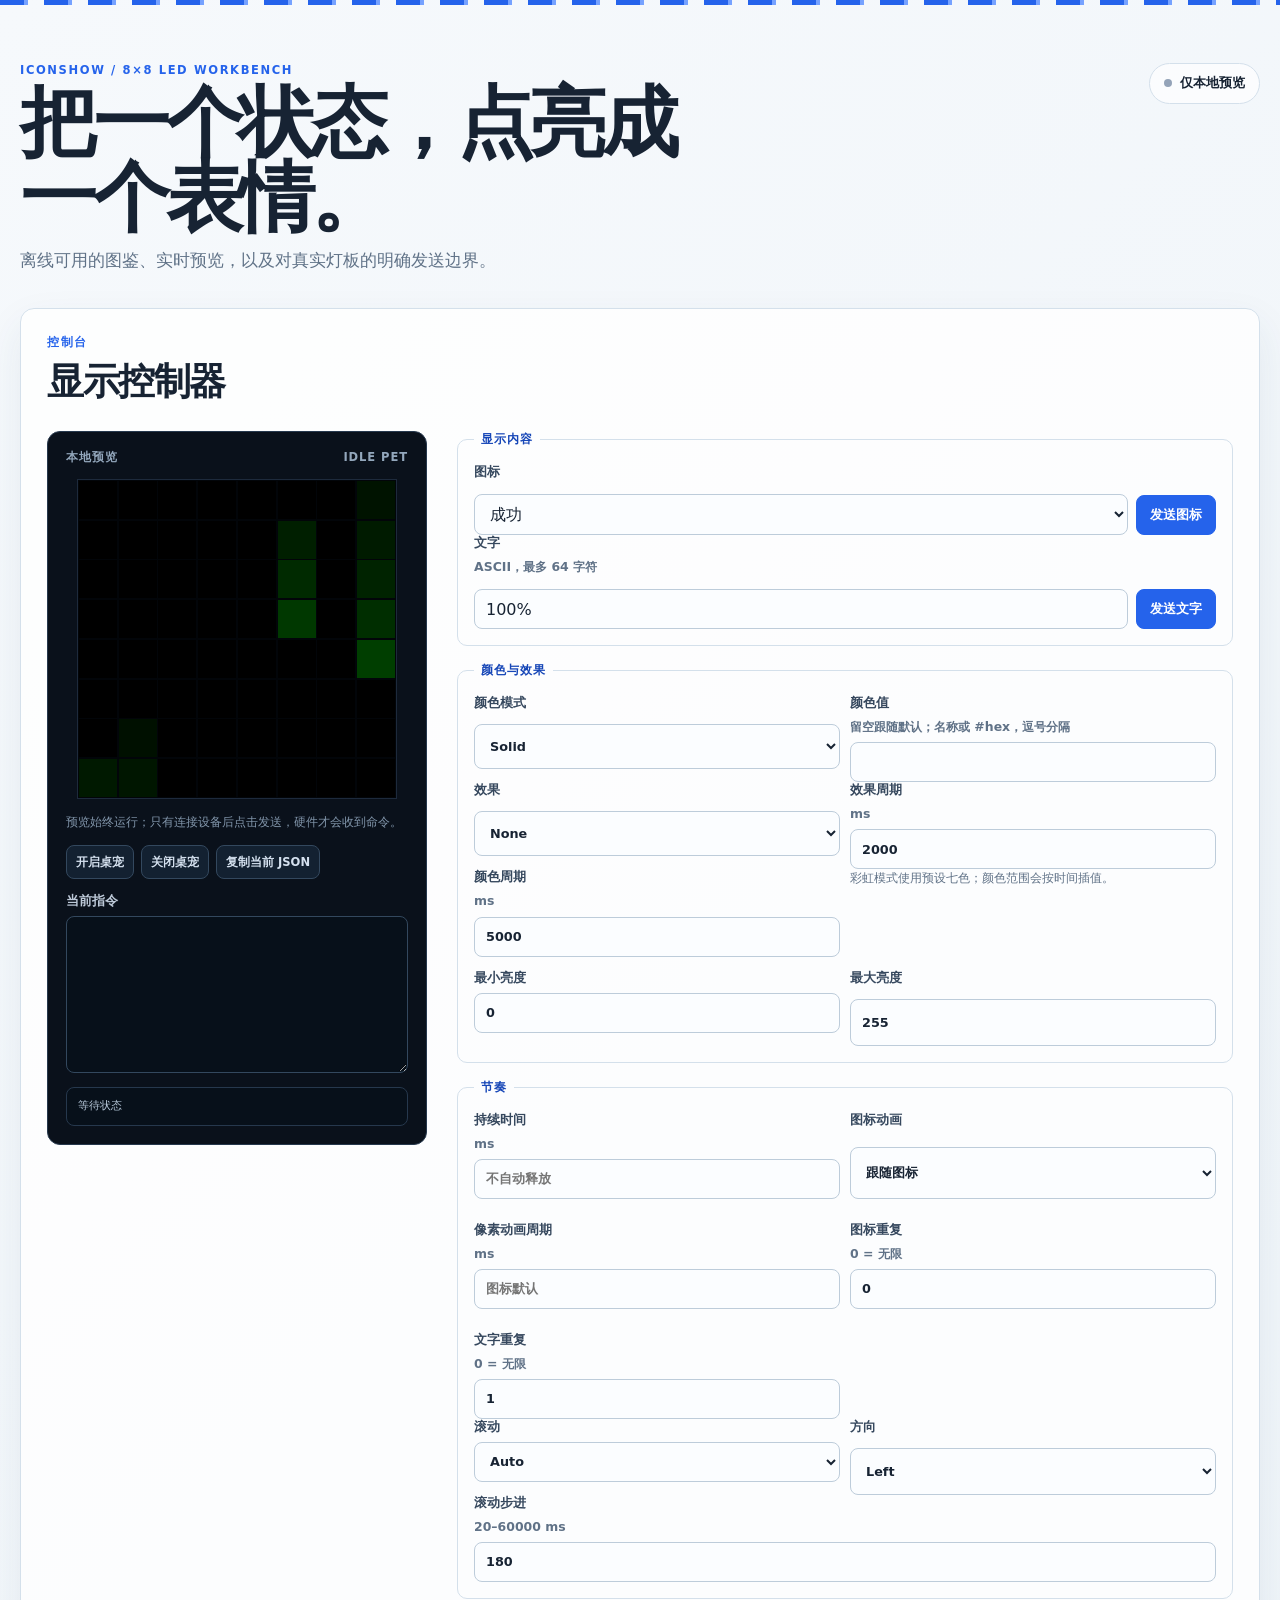
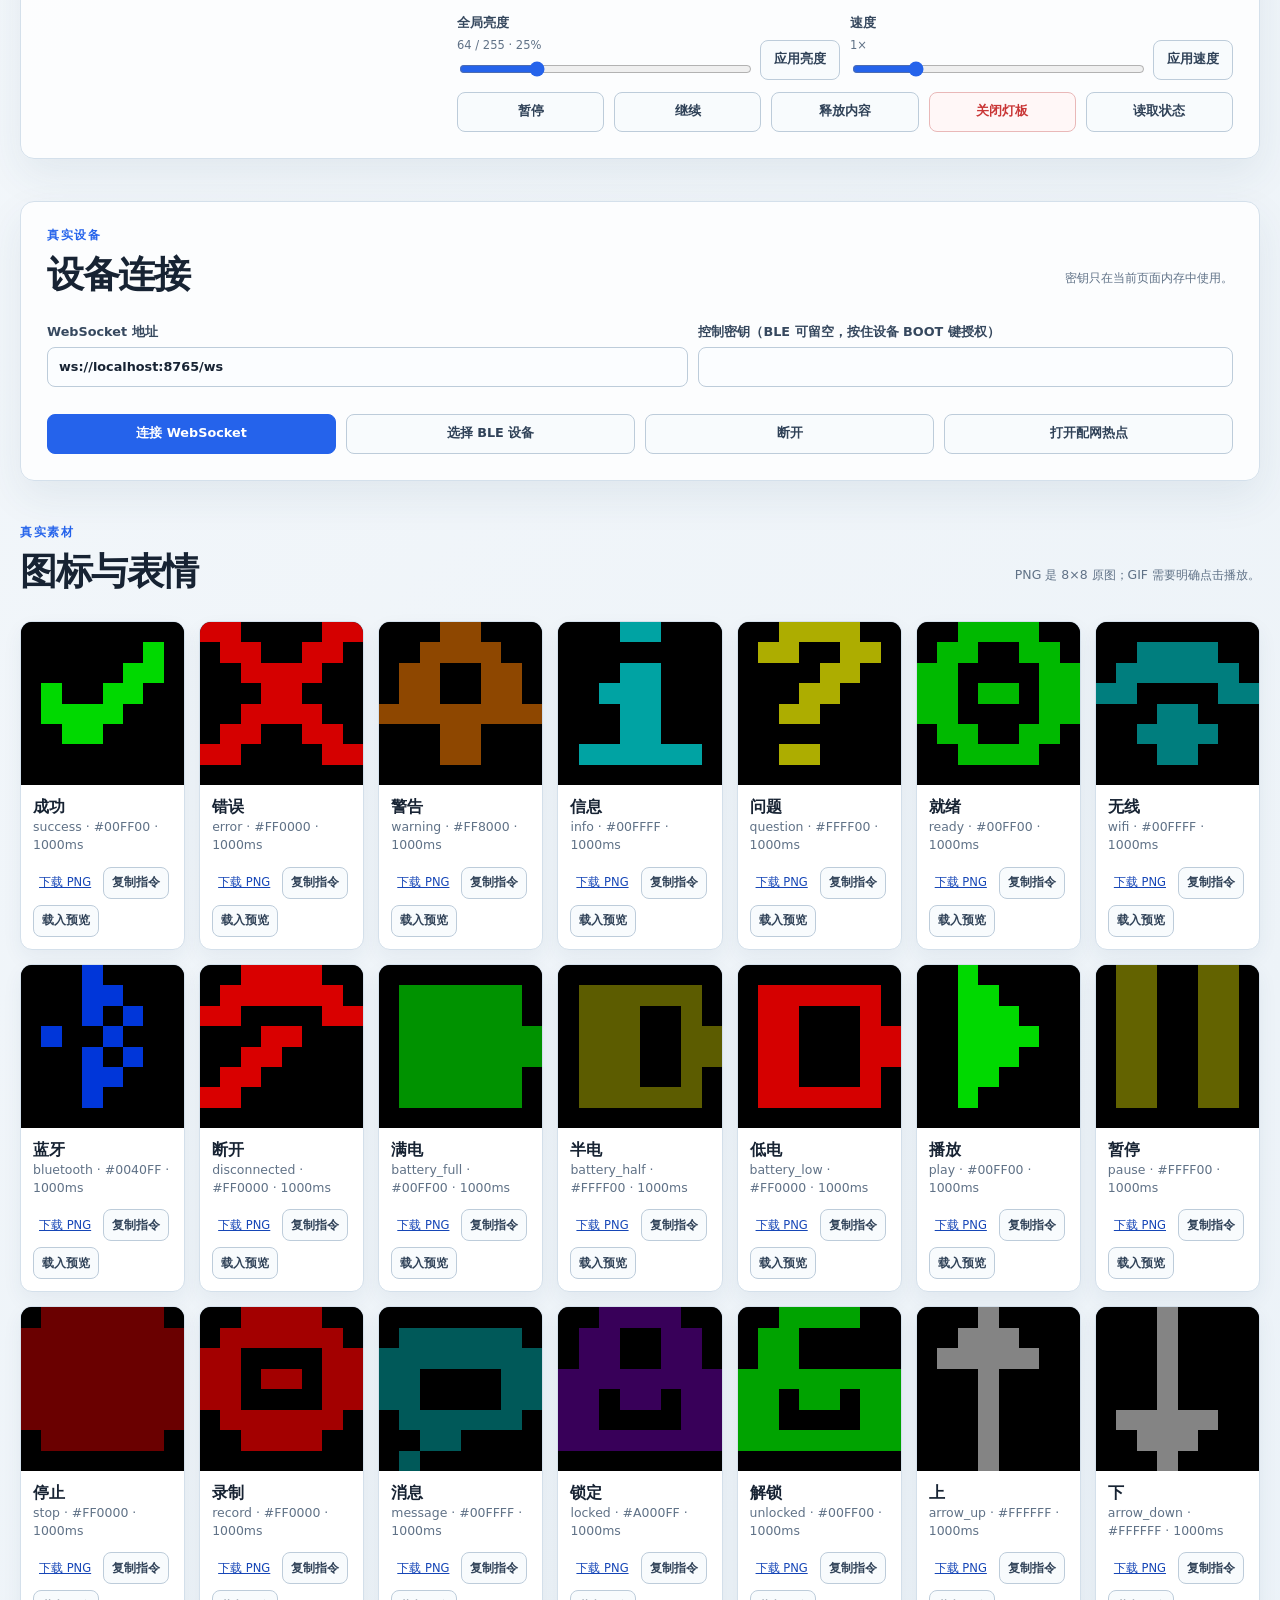
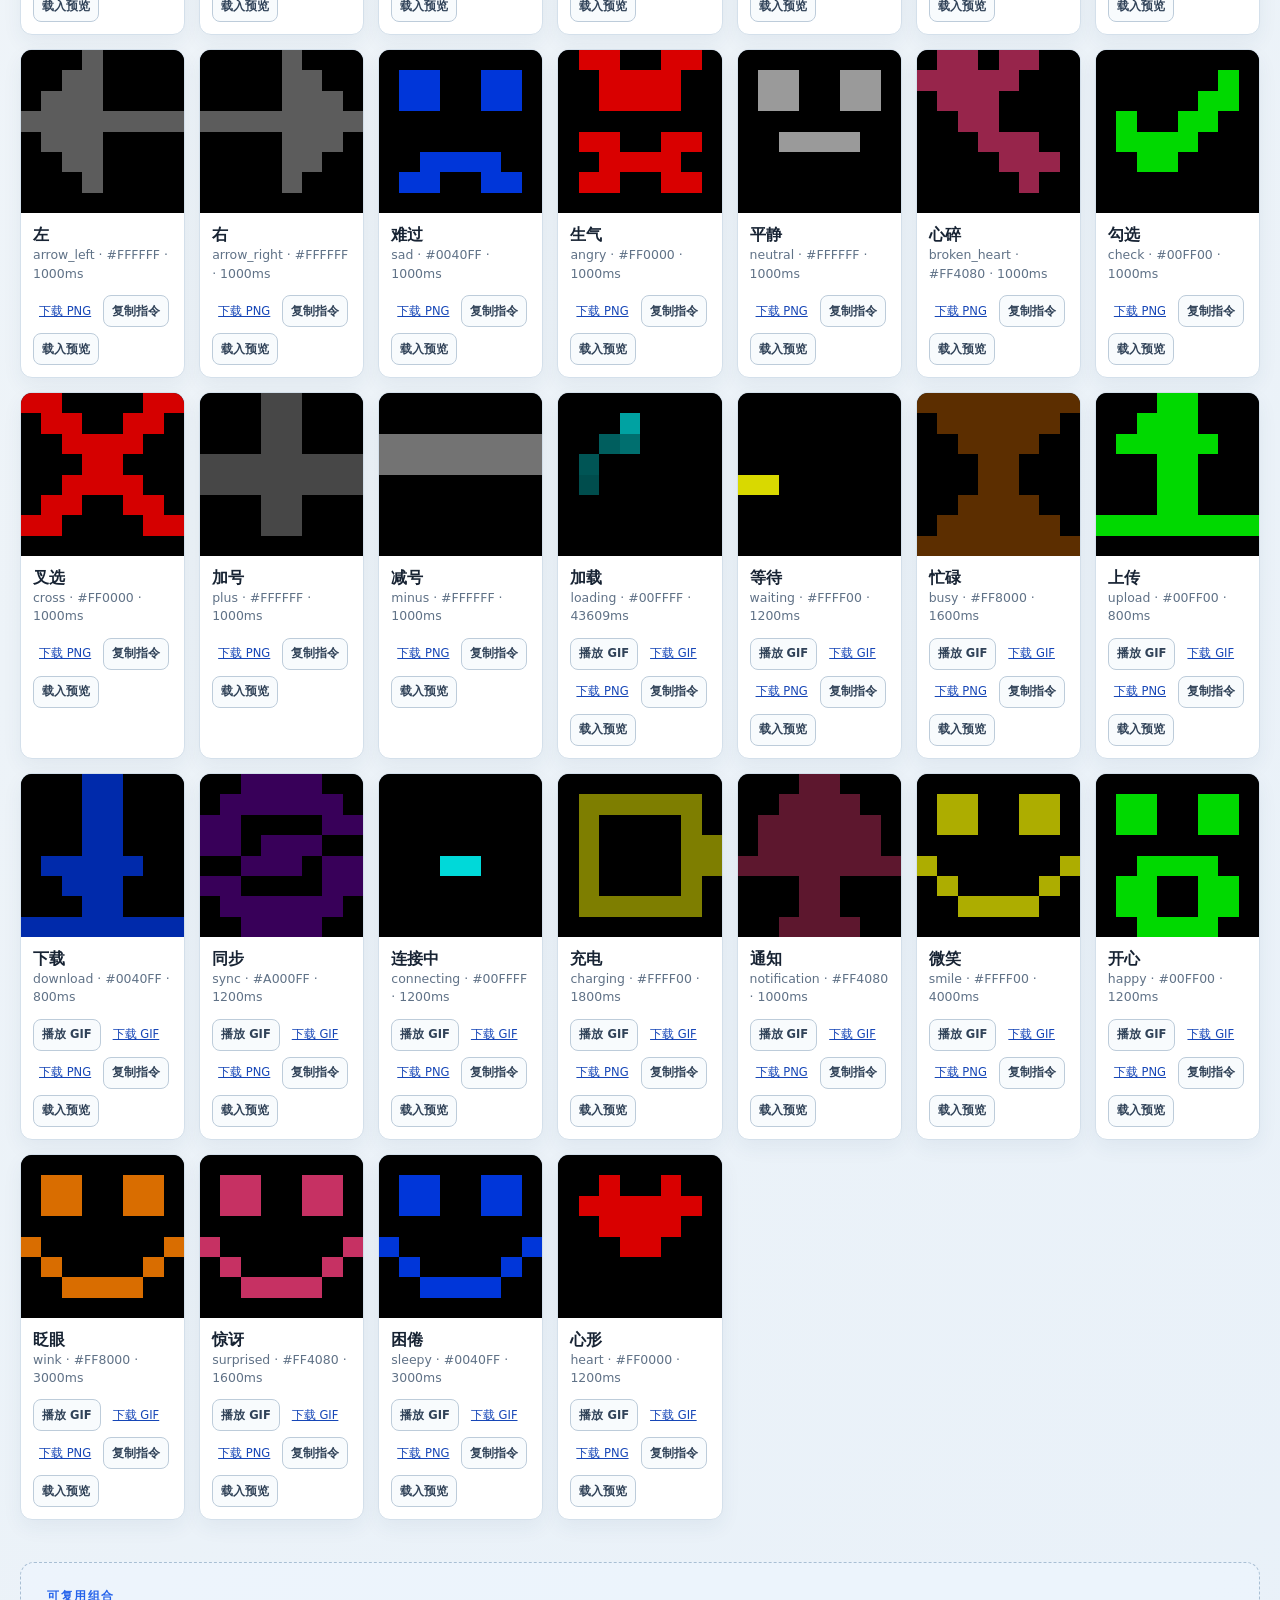
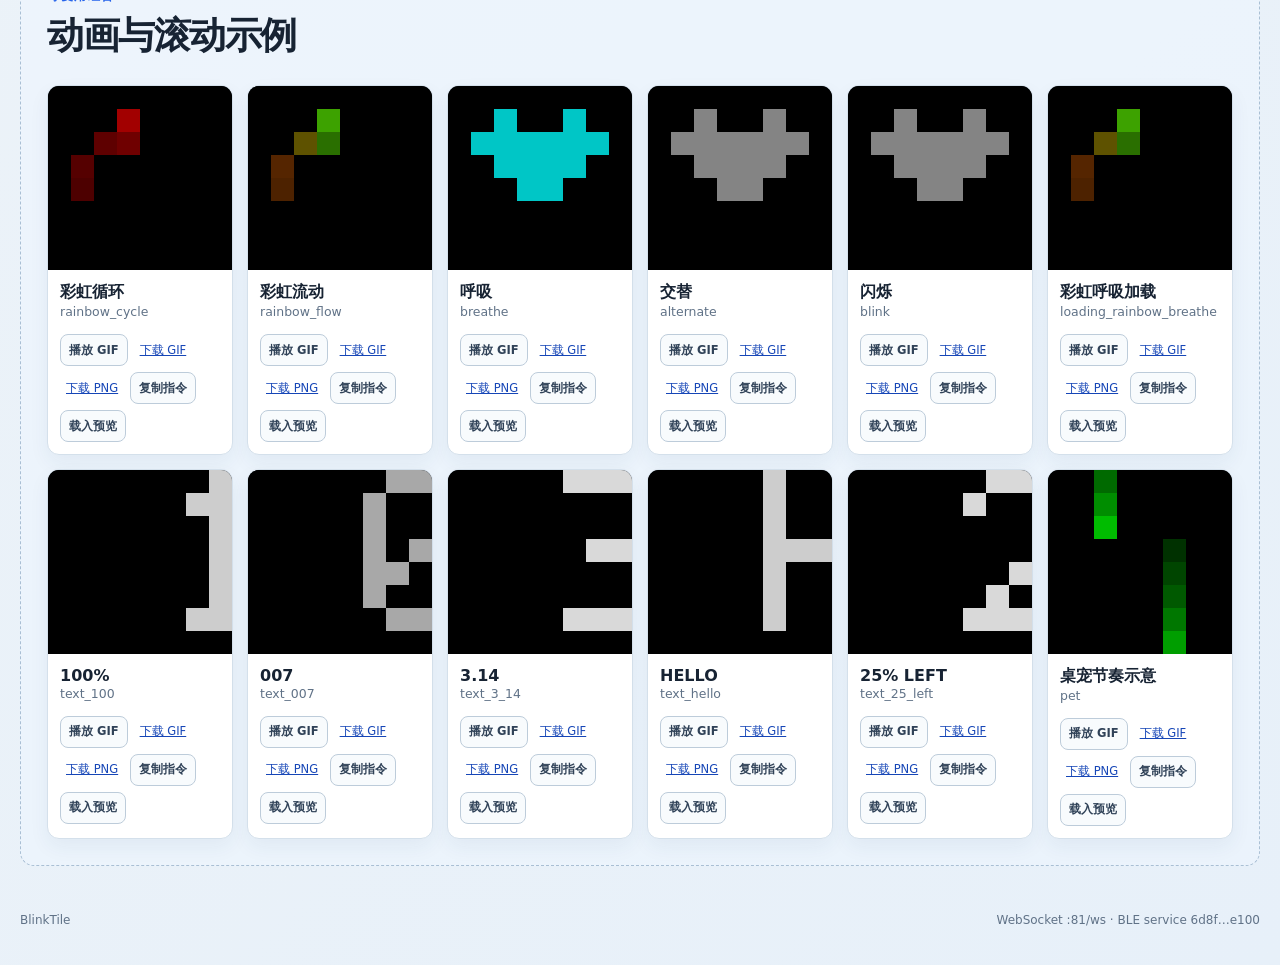
<file: web/index.html>
<!doctype html>
<html lang="zh-CN">
<head>
  <meta charset="utf-8">
  <meta name="viewport" content="width=device-width, initial-scale=1">
  <meta name="theme-color" content="#e9f0f7">
  <title>BlinkTile · 8×8 状态灯</title>
  <link rel="stylesheet" href="style.css">
</head>
<body>
  <header class="topbar">
    <div>
      <p class="kicker">ICONSHOW / 8×8 LED WORKBENCH</p>
      <h1>把一个状态，点亮成一个表情。</h1>
      <p class="lede">离线可用的图鉴、实时预览，以及对真实灯板的明确发送边界。</p>
    </div>
    <div id="connection-state" class="connection-state is-local" role="status">仅本地预览</div>
  </header>

  <main>
    <section class="workbench" aria-labelledby="workbench-title">
      <div class="section-heading">
        <div><p class="eyebrow">控制台</p><h2 id="workbench-title">显示控制器</h2></div>
        <p id="notice" class="notice" role="status" aria-live="polite"></p>
      </div>
      <div class="workbench-grid">
        <div class="preview-panel">
          <div class="preview-head"><span>本地预览</span><span id="preview-state">off</span></div>
          <canvas id="preview" width="320" height="320" aria-label="8×8 LED local preview"></canvas>
          <p class="hint">预览始终运行；只有连接设备后点击发送，硬件才会收到命令。</p>
          <div class="preview-actions"><button id="idle-pet" type="button">开启桌宠</button><button id="idle-off" type="button">关闭桌宠</button><button id="copy-command" type="button">复制当前 JSON</button></div>
          <label for="command-json">当前指令<textarea id="command-json" rows="8" readonly spellcheck="false"></textarea></label>
          <pre id="device-state" class="device-state" aria-live="polite">等待状态</pre>
        </div>
        <div class="controls">
          <fieldset>
            <legend>显示内容</legend>
            <label for="icon-select">图标</label>
            <div class="inline-action"><select id="icon-select"></select><button id="send-icon" type="button" class="primary">发送图标</button></div>
            <label for="text-input">文字 <span class="muted">ASCII，最多 64 字符</span></label>
            <div class="inline-action"><input id="text-input" type="text" maxlength="64" value="100%" spellcheck="false"><button id="send-text" type="button" class="primary">发送文字</button></div>
          </fieldset>

          <fieldset>
            <legend>颜色与效果</legend>
            <div class="field-row">
              <label for="color-mode">颜色模式<select id="color-mode"><option value="solid">Solid</option><option value="step">Step</option><option value="gradient">Gradient</option><option value="rainbow_cycle">Rainbow cycle</option><option value="rainbow_flow">Rainbow flow</option><option value="rainbow_orbit">Rainbow orbit</option></select></label>
              <label for="colors">颜色值 <span class="muted">留空跟随默认；名称或 #hex，逗号分隔</span><input id="colors" type="text" value="" spellcheck="false"></label>
            </div>
            <div class="field-row">
              <label for="effect">效果<select id="effect"><option value="none">None</option><option value="breathe">Breathe</option><option value="alternate">Alternate</option><option value="blink">Blink</option></select></label>
              <label for="effect-period">效果周期 <span class="muted">ms</span><input id="effect-period" type="number" min="500" max="60000" value="2000"></label>
            </div>
            <div class="field-row">
              <label for="color-period">颜色周期 <span class="muted">ms</span><input id="color-period" type="number" min="500" max="60000" value="5000"></label>
              <span class="hint">彩虹模式使用预设七色；颜色范围会按时间插值。</span>
            </div>
            <div class="field-row compact">
              <label for="effect-min">最小亮度<input id="effect-min" type="number" min="0" max="255" value="0"></label>
              <label for="effect-max">最大亮度<input id="effect-max" type="number" min="0" max="255" value="255"></label>
            </div>
          </fieldset>

          <fieldset>
            <legend>节奏</legend>
            <div class="field-row compact">
              <label for="duration">持续时间 <span class="muted">ms</span><input id="duration" type="number" min="0" max="86400000" placeholder="不自动释放"></label>
              <label for="animation-enabled">图标动画<select id="animation-enabled"><option value="auto">跟随图标</option><option value="true">启用</option><option value="false">静态代表帧</option></select></label>
              <label for="animation-period">像素动画周期 <span class="muted">ms</span><input id="animation-period" type="number" min="100" max="60000" placeholder="图标默认"></label>
              <label for="icon-repeat">图标重复 <span class="muted">0 = 无限</span><input id="icon-repeat" type="number" min="0" max="65535" value="0"></label>
              <label for="text-repeat">文字重复 <span class="muted">0 = 无限</span><input id="text-repeat" type="number" min="0" max="65535" value="1"></label>
            </div>
            <div class="field-row">
              <label for="scroll-mode">滚动<select id="scroll-mode"><option value="auto">Auto</option><option value="always">Always</option><option value="never">Never</option></select></label>
              <label for="direction">方向<select id="direction"><option value="left">Left</option><option value="right">Right</option></select></label>
            </div>
            <label for="step-ms">滚动步进 <span class="muted">20–60000 ms</span><input id="step-ms" type="number" min="20" max="60000" value="180"></label>
          </fieldset>

          <div class="tuning-row">
            <label for="brightness">全局亮度 <output id="brightness-value">64 / 255 · 25%</output><input id="brightness" type="range" min="0" max="255" value="64" oninput="document.getElementById('brightness-value').value=this.value+' / 255 · '+Math.round(this.value/255*100)+'%'" ></label>
            <button id="set-brightness" type="button">应用亮度</button>
            <label for="speed">速度 <output id="speed-value">1×</output><input id="speed" type="range" min="0.25" max="4" step="0.25" value="1" oninput="document.getElementById('speed-value').value=this.value+'×'"></label>
            <button id="set-speed" type="button">应用速度</button>
          </div>
          <div class="button-row"><button id="pause" type="button">暂停</button><button id="resume" type="button">继续</button><button id="release" type="button">释放内容</button><button id="off" type="button" class="danger">关闭灯板</button><button id="get-state" type="button">读取状态</button></div>
        </div>
      </div>
    </section>

    <section class="connection" aria-labelledby="connection-title">
      <div class="section-heading"><div><p class="eyebrow">真实设备</p><h2 id="connection-title">设备连接</h2></div><p class="muted">密钥只在当前页面内存中使用。</p></div>
      <div class="connection-grid">
        <label for="ws-url">WebSocket 地址<input id="ws-url" type="url" value="ws://localhost:8765/ws" spellcheck="false"></label>
        <label for="token">控制密钥（BLE 可留空，按住设备 BOOT 键授权）<input id="token" type="password" autocomplete="off"></label>
        <div class="button-row connection-actions"><button id="connect-ws" type="button" class="primary">连接 WebSocket</button><button id="connect-ble" type="button">选择 BLE 设备</button><button id="disconnect" type="button">断开</button><button id="provision" type="button">打开配网热点</button></div>
      </div>
    </section>

    <section class="gallery" aria-labelledby="gallery-title">
      <div class="section-heading"><div><p class="eyebrow">真实素材</p><h2 id="gallery-title">图标与表情</h2></div><p class="muted">PNG 是 8×8 原图；GIF 需要明确点击播放。</p></div>
      <div id="gallery-list" class="gallery-grid"></div>
    </section>

    <section class="gallery examples" aria-labelledby="examples-title">
      <div class="section-heading"><div><p class="eyebrow">可复用组合</p><h2 id="examples-title">动画与滚动示例</h2></div></div>
      <div id="examples-list" class="gallery-grid"></div>
    </section>
  </main>
  <footer><span>BlinkTile</span><span>WebSocket :81/ws · BLE service 6d8f…e100</span></footer>
  <script src="data.js"></script>
  <script src="engine.js"></script>
  <script src="client.js"></script>
  <script src="app.js"></script>
</body>
</html>
</file>
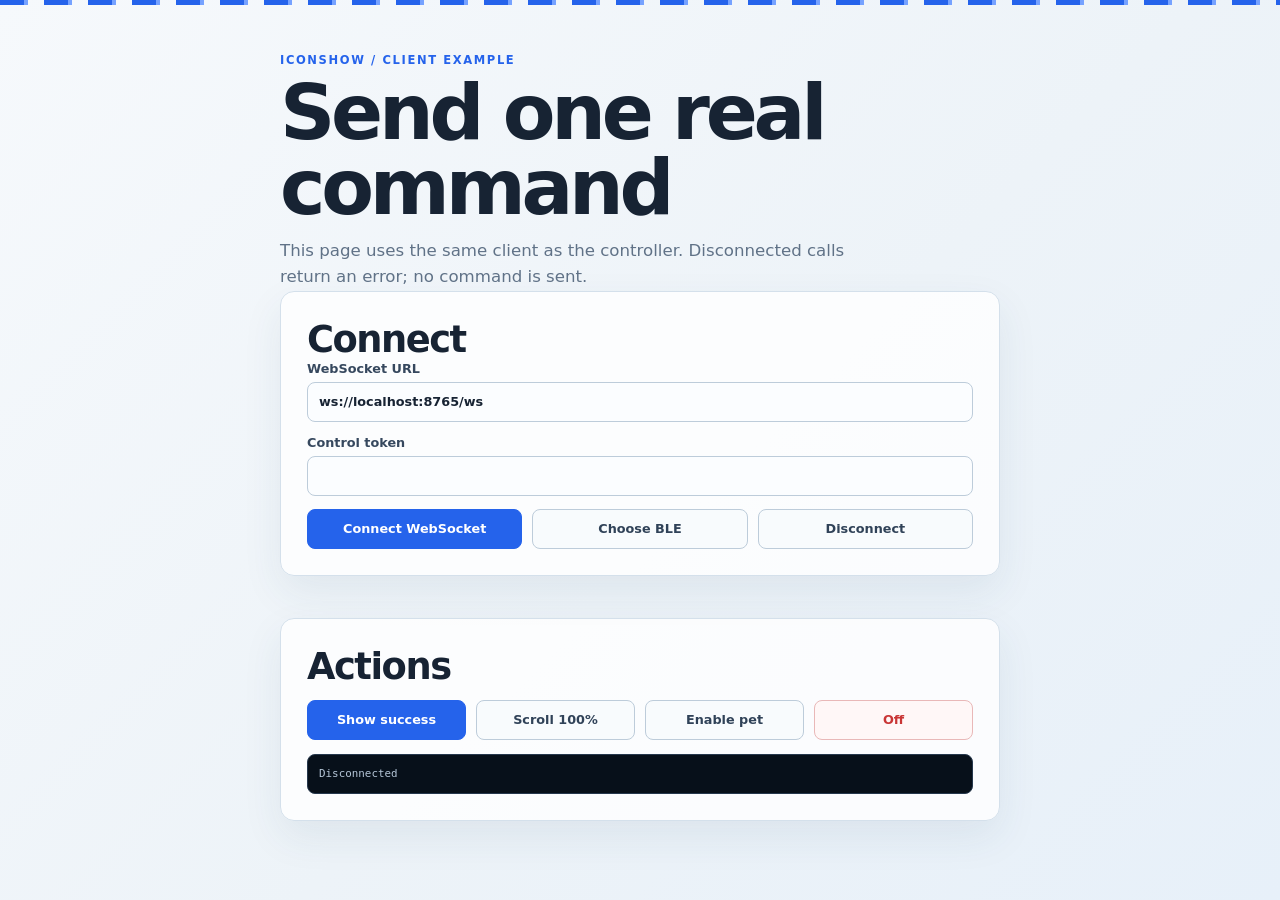
<file: web/example.html>
<!doctype html>
<html lang="en">
<head>
  <meta charset="utf-8">
  <meta name="viewport" content="width=device-width, initial-scale=1">
  <title>BlinkTile client example</title>
  <link rel="stylesheet" href="style.css">
</head>
<body>
  <main style="padding-top:48px;max-width:720px">
    <p class="kicker">ICONSHOW / CLIENT EXAMPLE</p>
    <h1>Send one real command</h1>
    <p class="lede">This page uses the same client as the controller. Disconnected calls return an error; no command is sent.</p>
    <section class="connection" aria-labelledby="example-connect">
      <h2 id="example-connect">Connect</h2>
      <label for="example-url">WebSocket URL<input id="example-url" value="ws://localhost:8765/ws" spellcheck="false"></label>
      <label for="example-token">Control token<input id="example-token" type="password" autocomplete="off"></label>
      <div class="button-row"><button id="example-connect-ws" type="button" class="primary">Connect WebSocket</button><button id="example-connect-ble" type="button">Choose BLE</button><button id="example-disconnect" type="button">Disconnect</button></div>
    </section>
    <section class="workbench" aria-labelledby="example-actions">
      <h2 id="example-actions">Actions</h2>
      <div class="button-row"><button id="example-icon" type="button" class="primary">Show success</button><button id="example-text" type="button">Scroll 100%</button><button id="example-idle" type="button">Enable pet</button><button id="example-off" type="button" class="danger">Off</button></div>
      <pre id="example-status" class="device-state" role="status" aria-live="polite">Disconnected</pre>
    </section>
  </main>
  <script src="client.js"></script>
  <script>
    (function () {
      var status = document.getElementById('example-status');
      var client = new IconClient({
        onConnection: function (info) { status.textContent = info.connected ? (info.simulator ? 'Simulator authenticated' : 'Device authenticated') : 'Disconnected'; },
        onState: function (state) { status.textContent = JSON.stringify(state, null, 2); },
        onEvent: function (event) { if (event.error) status.textContent = event.error; }
      });
      function show(result) { status.textContent = JSON.stringify(result, null, 2); }
      function failure(error) { status.textContent = error.message; }
      function token() { return document.getElementById('example-token').value; }
      document.getElementById('example-connect-ws').onclick = function () { client.connectWebSocket(document.getElementById('example-url').value, token()).catch(function (e) { status.textContent = e.message; }); };
      document.getElementById('example-connect-ble').onclick = function () { client.connectBLE(token()).catch(function (e) { status.textContent = e.message; }); };
      document.getElementById('example-disconnect').onclick = function () { client.disconnect(); };
      document.getElementById('example-icon').onclick = function () { client.showIcon('success', { duration_ms: 3000 }).then(show).catch(failure); };
      document.getElementById('example-text').onclick = function () { client.showText('100%', { scroll: { mode: 'auto', direction: 'left', step_ms: 180, repeat: 1 }, color: { mode: 'solid', values: ['green'], period_ms: 5000 } }).then(show).catch(failure); };
      document.getElementById('example-idle').onclick = function () { client.setIdle('pet').then(show).catch(failure); };
      document.getElementById('example-off').onclick = function () { client.off().then(show).catch(failure); };
    }());
  </script>
</body>
</html>
</file>
<file: web/style.css>
:root {
  --ink: #172333;
  --muted: #607287;
  --line: #d4e0eb;
  --paper: #f4f7fa;
  --panel: #ffffff;
  --blue: #2563eb;
  --blue-dark: #1646b7;
  --blue-soft: #e8f0ff;
  --red: #c93636;
  --radius: 14px;
  font-family: Inter, ui-sans-serif, system-ui, -apple-system, BlinkMacSystemFont, "Segoe UI", sans-serif;
  color: var(--ink);
  background: var(--paper);
}
* { box-sizing: border-box; }
body { margin: 0; background: linear-gradient(135deg, #f6f9fc 0%, #edf3f8 55%, #e7f0f9 100%); min-height: 100vh; }
body::before { content: ''; display: block; height: 5px; background: repeating-linear-gradient(90deg, var(--blue) 0 24px, #76a2ff 24px 28px, transparent 28px 44px); }
.topbar, main, footer { width: min(1240px, calc(100% - 40px)); margin-inline: auto; }
.topbar { display: flex; align-items: flex-start; justify-content: space-between; gap: 24px; padding: 58px 0 34px; }
.kicker, .eyebrow { margin: 0 0 8px; color: var(--blue); font-size: .72rem; font-weight: 800; letter-spacing: .14em; text-transform: uppercase; }
h1, h2, h3, p { margin-top: 0; }
h1 { max-width: 680px; margin-bottom: 12px; font-size: clamp(2.25rem, 6vw, 4.8rem); letter-spacing: -.055em; line-height: .98; }
h2 { margin-bottom: 0; font-size: clamp(1.55rem, 3vw, 2.3rem); letter-spacing: -.04em; }
h3 { margin-bottom: 0; font-size: 1rem; }
.lede { max-width: 620px; margin: 0; color: var(--muted); font-size: 1.04rem; line-height: 1.6; }
.connection-state { flex: none; padding: 11px 14px; border: 1px solid var(--line); border-radius: 999px; background: rgba(255,255,255,.7); font-size: .8rem; font-weight: 700; }
.connection-state::before { content: ''; display: inline-block; width: 8px; height: 8px; margin-right: 8px; border-radius: 50%; background: #94a3b8; }
.connection-state.is-connected { border-color: #a7d7be; color: #166534; background: #effcf4; }
.connection-state.is-connected::before { background: #22a05a; }
section { margin-bottom: 42px; }
.workbench, .connection { padding: 26px; border: 1px solid var(--line); border-radius: var(--radius); background: rgba(255,255,255,.82); box-shadow: 0 16px 40px rgba(41, 71, 104, .08); }
.section-heading { display: flex; justify-content: space-between; align-items: end; gap: 18px; margin-bottom: 24px; }
.notice { min-height: 1.3em; margin: 0; color: var(--blue-dark); font-size: .84rem; }
.notice.is-error { color: var(--red); }
.workbench-grid { display: grid; grid-template-columns: minmax(280px, 380px) minmax(0, 1fr); gap: 30px; align-items: start; }
.preview-panel { padding: 18px; border: 1px solid #26384d; border-radius: 13px; background: #0a111b; color: #bdc9d8; }
.preview-head { display: flex; justify-content: space-between; margin-bottom: 14px; color: #93a7bc; font-size: .72rem; font-weight: 750; letter-spacing: .08em; text-transform: uppercase; }
#preview { display: block; width: 100%; max-width: 320px; aspect-ratio: 1; margin: auto; border: 1px solid #1d2a3c; background: #020509; image-rendering: pixelated; }
.hint, .muted { color: var(--muted); font-size: .78rem; line-height: 1.45; }
.preview-panel .hint { margin: 14px 0 0; color: #8296ab; }
.preview-actions { display: flex; flex-wrap: wrap; gap: 7px; margin-top: 14px; }
.preview-actions button { min-height: 34px; padding: 6px 9px; color: #d5e1ef; border-color: #33485e; background: #132131; font-size: .72rem; }
.preview-actions button:hover { background: #1b3047; }
.device-state { overflow: auto; max-height: 175px; margin: 14px 0 0; padding: 11px; border: 1px solid #26384d; border-radius: 8px; color: #b5c6d8; background: #07101a; font: .68rem/1.45 ui-monospace, SFMono-Regular, Menlo, monospace; white-space: pre-wrap; }
fieldset { min-width: 0; margin: 0 0 16px; padding: 16px; border: 1px solid var(--line); border-radius: 10px; }
legend { padding: 0 7px; color: var(--blue-dark); font-size: .78rem; font-weight: 800; letter-spacing: .08em; text-transform: uppercase; }
label { display: grid; gap: 6px; margin-bottom: 13px; color: #36485e; font-size: .8rem; font-weight: 700; }
label:last-child { margin-bottom: 0; }
input, select, button { min-height: 40px; border: 1px solid #bdccda; border-radius: 8px; font: inherit; }
input, select { width: 100%; padding: 9px 11px; color: var(--ink); background: #fbfdff; }
input:focus, select:focus, button:focus-visible { outline: 3px solid rgba(37,99,235,.24); outline-offset: 1px; border-color: var(--blue); }
input[type="range"] { min-height: auto; padding: 0; accent-color: var(--blue); }
button { padding: 8px 13px; color: #304258; background: #f8fbfd; cursor: pointer; font-size: .8rem; font-weight: 750; }
button:hover { border-color: #8ca7c1; background: #eef5fb; }
button.primary { border-color: var(--blue); color: white; background: var(--blue); }
button.primary:hover { background: var(--blue-dark); }
button.danger { color: var(--red); border-color: #e9b8b8; background: #fff7f7; }
.inline-action { display: grid; grid-template-columns: minmax(0, 1fr) auto; gap: 8px; align-items: end; }
.field-row, .tuning-row, .button-row, .connection-grid { display: grid; gap: 10px; }
.field-row { grid-template-columns: repeat(2, minmax(0, 1fr)); }
.field-row.compact { grid-template-columns: repeat(2, minmax(0, 1fr)); }
.tuning-row { grid-template-columns: minmax(0, 1fr) auto minmax(0, 1fr) auto; align-items: end; margin-top: 4px; }
.tuning-row label { margin: 0; }
.tuning-row output { display: block; color: var(--muted); font-size: .72rem; font-weight: 500; }
.button-row { grid-template-columns: repeat(auto-fit, minmax(100px, 1fr)); margin-top: 12px; }
.connection-grid { grid-template-columns: 1.2fr 1fr; align-items: end; }
.connection-actions { grid-column: 1 / -1; margin-top: 4px; }
.gallery { padding-top: 2px; }
.gallery-grid { display: grid; grid-template-columns: repeat(auto-fill, minmax(165px, 1fr)); gap: 14px; }
.gallery-card { overflow: hidden; border: 1px solid var(--line); border-radius: 12px; background: var(--panel); box-shadow: 0 8px 20px rgba(41,71,104,.06); }
.gallery-card > img { display: block; width: 100%; aspect-ratio: 1; object-fit: contain; image-rendering: pixelated; background: #07101b; }
.gallery-card-body { padding: 12px; }
.card-actions { display: flex; flex-wrap: wrap; gap: 6px; margin-top: 12px; }
.card-actions button { min-height: 32px; padding: 5px 8px; font-size: .72rem; }
.examples { padding: 26px; border: 1px dashed #a9bfd4; border-radius: var(--radius); background: rgba(238,246,255,.54); }
footer { display: flex; justify-content: space-between; gap: 18px; padding: 5px 0 38px; color: var(--muted); font-size: .75rem; }
@media (prefers-reduced-motion: reduce) { *, *::before, *::after { scroll-behavior: auto !important; transition-duration: .01ms !important; animation-duration: .01ms !important; } }
@media (max-width: 840px) {
  .topbar { display: block; padding-top: 38px; }
  .connection-state { display: inline-block; margin-top: 22px; }
  .workbench-grid { grid-template-columns: 1fr; }
  .preview-panel { max-width: 420px; }
  .connection-grid { grid-template-columns: 1fr; }
  .connection-actions { grid-column: auto; }
}
@media (max-width: 560px) {
  .topbar, main, footer { width: min(100% - 24px, 1240px); }
  .workbench, .connection, .examples { padding: 17px; }
  .section-heading, footer { display: block; }
  .notice { margin-top: 10px; }
  .field-row, .tuning-row { grid-template-columns: 1fr; }
  .tuning-row button { width: 100%; }
  .button-row { grid-template-columns: repeat(2, minmax(0, 1fr)); }
  footer span { display: block; margin-top: 7px; }
}

#command-json {width:100%;resize:vertical;min-height:130px;background:#07101a;color:#d5e1ef;border:1px solid #33485e;border-radius:8px;padding:10px;font:12px/1.4 ui-monospace,monospace;}
.preview-panel > label {color:#bdc9d8;margin-top:14px;}
.card-actions a {font-size:.72rem;align-self:center;color:#1646b7;padding:6px;}
</file>
